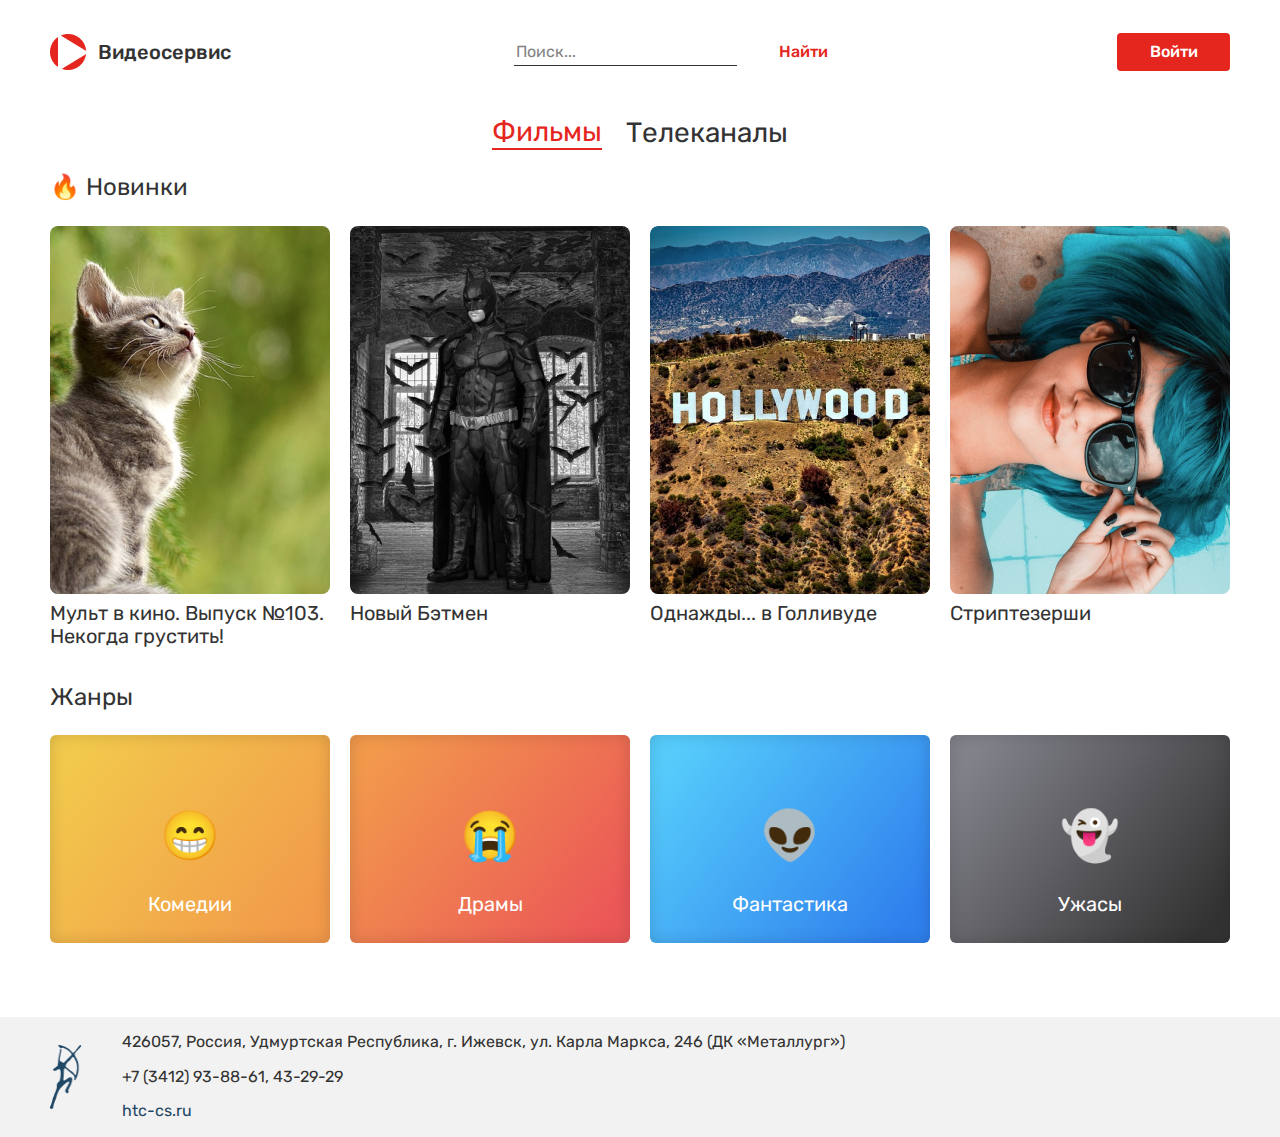
<file: index.html>
<!DOCTYPE html>
<html lang="en">

<head>
	<meta charset="UTF-8">
	<meta name="viewport" content="width=device-width, initial-scale=1.0">
	<meta name="theme-color" media="(prefers-color-scheme: light)" content="red">
	<meta name="theme-color" media="(prefers-color-scheme: dark)" content="black">
	<link rel="stylesheet" href="css/styleFilms.css">
	<link rel="stylesheet" href="css/normalize.css">
	<link rel="stylesheet" href="css/modal_vox.css">
	<link rel="shortcut icon" href="img/sign.png" />
	<title>videohosting</title>
</head>

<body>
	<header class="header">
		<div class="header__logo">
			<img src="img/sign.png" alt="logo">
			<p class="header__logo-p">Видеoсервис</p>
		</div>

		<form>
			<input type="text" placeholder="Поиск..." class="header__search">
			<input type="submit" value="Найти" class="header__search-btn">
		</form>

		<form>
			<input type="button" value="Войти" class="header__login" id="open-modal-btn">
		</form>
	</header>

	<nav class="tabs">
		<a href="index.html" class="nav__films">Фильмы</a>
		<a href="TVs.html" class="nav__TV">Телеканалы</a>
	</nav>

	<main class="main">
		<section class="new">
			<p class="films__new">&#x1f525; Новинки</p>
			<div class="films__gallery">
				<div class="films__gallery-item">
					<div class="gallery__image1">
						<div class="films__gallery-item-desc">
						<p class="text2-home">Фильм повествует о череде событий, произошедших в Голливуде в 1969 году, на закате его «золотого века».
							Известный актер Рик Далтон и его дублер Клифф Бут пытаются найти свое место в стремительно меняющемся мире
							киноиндустрии.</p>
					</div>
					</div>
					<p class="films__gallery-caption">Мульт в кино. Выпуск №103.<br> Некогда грустить!</p>
				</div>

				<div class="films__gallery-item">
					<div class="gallery__image2">
						<div class="films__gallery-item-desc">
						<p class="text2-home">Фильм повествует о череде событий, произошедших в Голливуде в 1969 году, на закате его «золотого века».
							Известный актер Рик Далтон и его дублер Клифф Бут пытаются найти свое место в стремительно меняющемся мире
							киноиндустрии.</p>
					</div>
					</div>
					
					<p class="films__gallery-caption">Новый Бэтмен</p>
				</div>

				<div class="films__gallery-item">
					<div class="gallery__image3">
						<div class="films__gallery-item-desc">
						<p class="text2-home">Фильм повествует о череде событий, произошедших в Голливуде в 1969 году, на закате его «золотого века».
							Известный актер Рик Далтон и его дублер Клифф Бут пытаются найти свое место в стремительно меняющемся мире
							киноиндустрии.</p>
					</div>
					</div>
					<p class="films__gallery-caption">Однажды... в Голливуде</p>
				</div>

				<div class="films__gallery-item">
					<div class="gallery__image4">
						<div class="films__gallery-item-desc">
						<p class="text2-home">Фильм повествует о череде событий, произошедших в Голливуде в 1969 году, на закате его «золотого века».
							Известный актер Рик Далтон и его дублер Клифф Бут пытаются найти свое место в стремительно меняющемся мире
							киноиндустрии.</p>
					</div>
					</div>
					<p class="films__gallery-caption">Стриптезерши</p>
				</div>
			</div>
		</section>

		<section class="genres">
			<p class="films__new">Жанры</p>
			<div class="genres__gallery">
				<div class="genres__block" id="genres__one">
					<div class="emotsi">
						<p class="genres__block-emotsi">😁</p>
					</div>
					
					<p class="genres__block-name">Комедии</p>
				</div>

				<div class="genres__block" id="genres__two">
					<p class="genres__block-emotsi">😭</p>
					<p class="genres__block-name">Драмы</p>
				</div>

				<div class="genres__block" id="genres__three">
					<p class="genres__block-emotsi">👽</p>
					<p class="genres__block-name">Фантастика</p>
				</div>

				<div class="genres__block" id="genres__four">
					<p class="genres__block-emotsi">👻</p>
					<p class="genres__block-name">Ужасы</p>
				</div>
			</div>


		</section>
	</main>

	<div class="modal" id="my-modal">
		<div class="modal__box">
				<p class="modal__box-center">Вход</p>
				<div>
					<form class="main-form">
						<p><input type="text" placeholder="Логин" class="input"></p>
						<p><input type="text" placeholder="Пароль" class="input"></p>
				</div>
				<div id="dialog__p">
				<div>
					<input type="checkbox" name="remember" id="check1">
					<div class="checkmark"><p>&#10004;</p></div>
				</div>
				<div>
					<label for="remember" id="remember">Запомнить</label>
				</div>
			</div>
				<div class="modal__box-center">
					<input type="submit" value="Войти" class="submit-login">
				</div>
		</div>
	</div>

	<footer class="footer">
		<div class="convert">
			<img src="img/htc-cs-logo.png" id="footer__image">
		<div class="footer__contacts">
			<p class="footer__text">426057, Россия, Удмуртская Республика, г. Ижевск, ул. Карла Маркса, 246 (ДК «Металлург»)
			</p>
			<p class="footer__text">+7 (3412) 93-88-61, 43-29-29</p>
			<p class="footer__text" id="htc">htc-cs.ru</p>
		</div>
		</div>
		
	</footer>
	<script src="scripts/index.js"></script>
</body>

</html>
</file>
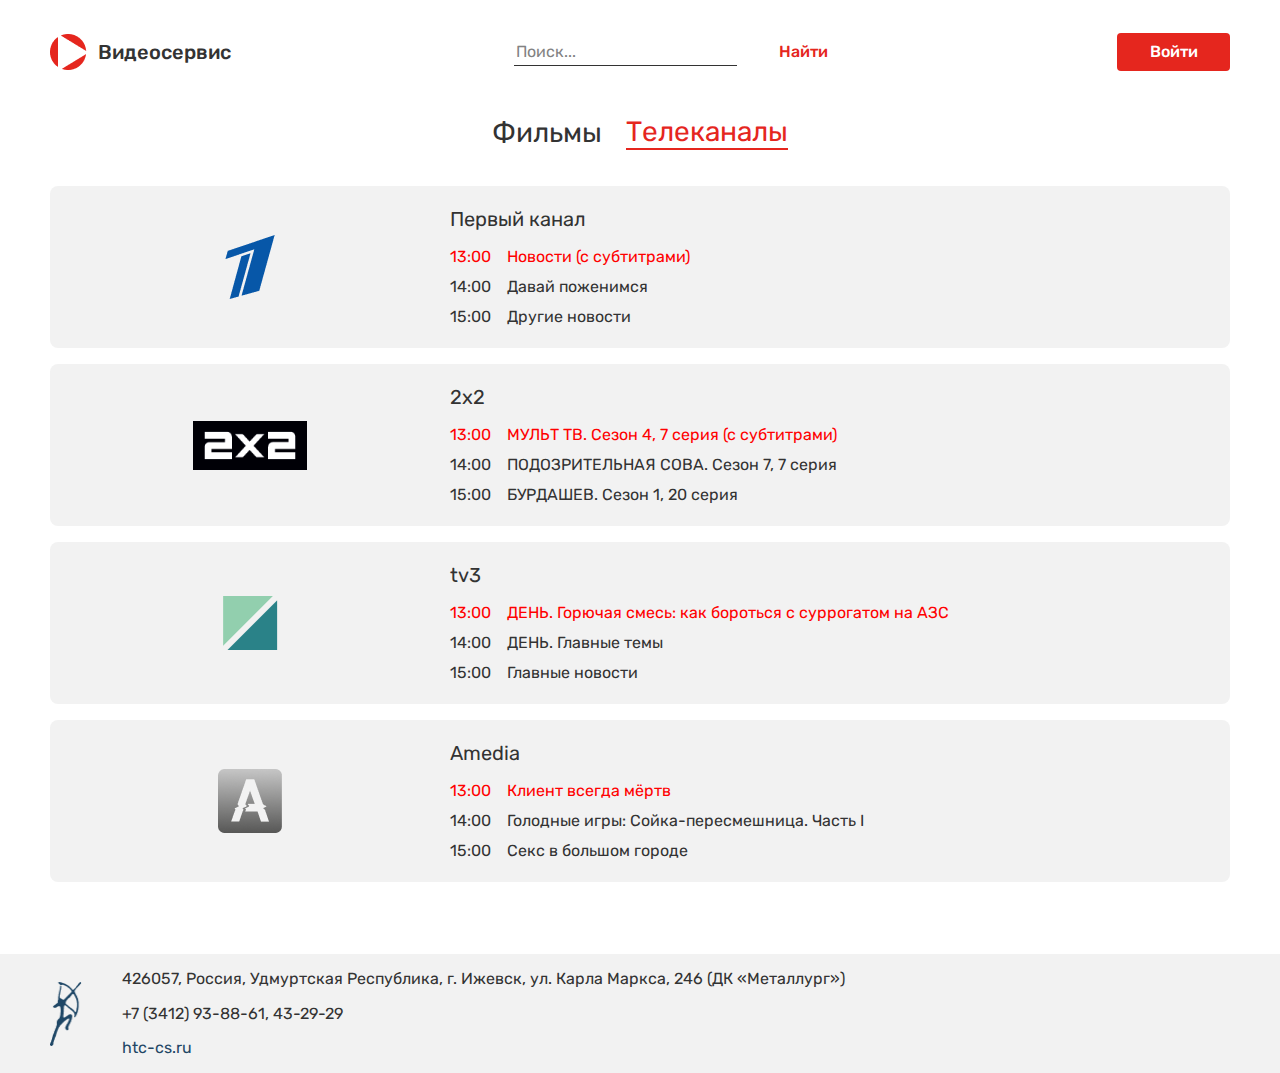
<file: TVs.html>
<!DOCTYPE html>
<html lang="en">

<head>
	<meta charset="UTF-8">
	<meta name="viewport" content="width=device-width, initial-scale=1.0">
	<meta name="theme-color" media="(prefers-color-scheme: light)" content="rgb(255 0 0)">
	<meta name="theme-color" media="(prefers-color-scheme: dark)" content="rgb(0 0 0)">
	<link rel="stylesheet" href="css/styleTVs.css">
	<link rel="stylesheet" href="css/normalize.css">
	<link rel="stylesheet" href="css/modal_vox.css">
	<link rel="shortcut icon" href="img/sign.png" />
	<title>Telecanals</title>
</head>

<body>
	<header class="header">
		<div class="header__logo">
			<img src="img/sign.png" alt="logo">
			<p class="header__logo-p">Видеoсервис</p>
		</div>

		<form>
			<input type="text" placeholder="Поиск..." class="header__search">
			<input type="submit" value="Найти" class="header__search-btn">
		</form>

		<form>
			<input type="button" value="Войти" class="header__login" id="open-modal-btn">
		</form>
	</header>

	<nav class="tabs">
		<a href="index.html" class="nav__films">Фильмы</a>
		<a href="TVs.html" class="nav__TV">Телеканалы</a>
	</nav>

	<main>
	<div class="shows">
		<div class="shows__block">
			<div class="left">
				<img src="img/first-chanel.png" alt="" id="first-chanel">
			</div>

			<div class="right">
				<p class="block__title">Первый канал</p>
				<div class="right__text">
					<div class="right__text-red">
						<p class="block__time">13:00</p>
						<p class="block__show-name">Новости (с субтитрами)</p>
					</div>
					<div class="right__text-basic">
						<p class="block__time">14:00</p>
						<p class="block__show-name">Давай поженимся</p>
					</div>
					<div class="right__text-basic">
						<p class="block__time">15:00</p>
						<p class="block__show-name">Другие новости</p>
					</div>
				</div>
			</div>
		</div>

		<div class="shows__block">
			<div class="left">
				<img src="img/2x2.png" alt="" id="first-chanel">
			</div>

			<div class="right">
				<p class="block__title">2x2</p>
				<div class="right__text">
					<div class="right__text-red">
						<p class="block__time">13:00</p>
						<p class="block__show-name">МУЛЬТ ТВ. Сезон 4, 7 серия (с субтитрами)</p>
					</div>
					<div class="right__text-basic">
						<p class="block__time">14:00</p>
						<p class="block__show-name">ПОДОЗРИТЕЛЬНАЯ СОВА. Сезон 7, 7 серия</p>
					</div>
					<div class="right__text-basic">
						<p class="block__time">15:00</p>
						<p class="block__show-name">БУРДАШЕВ. Сезон 1, 20 серия</p>
					</div>
				</div>
			</div>
		</div>

		<div class="shows__block">
			<div class="left">
				<img src="img/green-logo.png" alt="" id="first-chanel">
			</div>

			<div class="right">
				<p class="block__title">tv3</p>
				<div class="right__text">
					<div class="right__text-red">
						<p class="block__time">13:00</p>
						<p class="block__show-name">ДЕНЬ. Горючая смесь: как бороться с суррогатом на АЗС</p>
					</div>
					<div class="right__text-basic">
						<p class="block__time">14:00</p>
						<p class="block__show-name">ДЕНЬ. Главные темы</p>
					</div>
					<div class="right__text-basic">
						<p class="block__time">15:00</p>
						<p class="block__show-name">Главные новости</p>
					</div>
				</div>
			</div>
		</div>

		<div class="shows__block">
			<div class="left">
				<img src="img/amedia.png" alt="" id="first-chanel">
			</div>

			<div class="right">
				<p class="block__title">Amedia</p>
				<div class="right__text">
					<div class="right__text-red">
						<p class="block__time">13:00</p>
						<p class="block__show-name">Клиент всегда мёртв</p>
					</div>
					<div class="right__text-basic">
						<p class="block__time">14:00</p>
						<p class="block__show-name">Голодные игры: Сойка-пересмешница. Часть I</p>
					</div>
					<div class="right__text-basic">
						<p class="block__time">15:00</p>
						<p class="block__show-name">Секс в большом городе</p>
					</div>
				</div>
			</div>
		</div>
	</div>
	</main>

	<div class="modal" id="my-modal">
		<div class="modal__box">
				<p class="modal__box-center">Вход</p>
				<div>
					<form class="main-form">
						<p><input type="text" placeholder="Логин" class="input"></p>
						<p><input type="text" placeholder="Пароль" class="input"></p>
				</div>
				<div id="dialog__p">
				<div>
					<input type="checkbox" name="remember" id="check1">
					<div class="checkmark"><p>&#10004;</p></div>
				</div>
				<div>
					<label for="remember" id="remember">Запомнить</label>
				</div>
			</div>
				<div class="modal__box-center">
					<input type="submit" value="Войти" class="submit-login">
				</div>
		</div>
	</div>

	<footer class="footer">
		<div class="convert">
			<img src="img/htc-cs-logo.png" id="footer__image">
		<div class="footer__contacts">
			<p class="footer__text">426057, Россия, Удмуртская Республика, г. Ижевск, ул. Карла Маркса, 246 (ДК «Металлург»)
			</p>
			<p class="footer__text">+7 (3412) 93-88-61, 43-29-29</p>
			<p class="footer__text" id="htc">htc-cs.ru</p>
		</div>
		</div>
		
	</footer>

	<script src="scripts/index.js"></script>
</body>
</html>
</file>
<file: css/styleFilms.css>
html,
body {
	margin: 0;
}

@font-face {
	font-family: Rubik-medium;
	src: url(../fonts/static/Rubik-Medium.ttf);
}

@font-face {
	font-family: Rubik;
	src: url(../fonts/static/Rubik-Regular.ttf);
}

.header {
	height: 40px;
	display: flex;
	justify-content: space-between;
	align-items: center;
	margin: 0 auto;
	margin-top: 32px;
	max-width: 1180px;
}

.header__logo {
	display: flex;
	align-items: center;
}

.header__logo-p {
	color: #333;
	margin-left: 11px;
	font-family: Rubik-medium;
	font-size: 20px;
	font-style: normal;
	font-weight: 500;
	line-height: normal;
}

.header__search {
	max-width: 320px;
	height: 25px;
	border: none;
	font-family: Rubik;
	border-bottom: 1px #333 solid;
	margin-right: 32px;
}

.header__search::placeholder {
	color: #828282;
	font-family: Rubik;
	font-size: 16px;
	font-weight: 500;
}

.header__search:focus {
	outline: none;
	color: #333;
	font-family: Rubik;
	font-size: 16px;
	font-weight: 500;
}

.header__search-btn {
	background: none;
	border: none;
	color: #E5261E;
	font-family: Rubik-medium;
	font-size: 16px;
	font-weight: 500;
}

.header__login {
	width: 113px;
	height: 38px;
	border: none;
	border-radius: 4px;
	background-color: #E5261E;
	color: #FFF;
	text-align: center;
	font-family: Rubik-medium;
	font-size: 16px;
	font-weight: 500;
}

.header__login:hover {
	background: #CC221B;
}

.tabs {
	display: flex;
	justify-content: center;
	align-items: center;
	margin-top: 44px;
	font-family: Rubik;
	font-size: 28px;
	font-weight: 500;
}

.nav__films {
	margin-right: 24px;
	color: #E5261E;
	text-decoration: none;
	border-bottom: 2px #E5261E solid;
}

.nav__TV {
	text-decoration: none;
	color: #333;
}

.nav__TV:hover{
	color: #E5261E;
	text-decoration: none;
	border-bottom: 2px #E5261E solid;
}

.new {	
	margin: 0 auto;
	max-width: 1180px;
}

.films__new {
	color: #333;
	font-family: Rubik;
	font-size: 24px;
	font-weight: 500;
	justify-content: center;
}

.films__gallery {
	height: 434px;
	display: flex;
	flex-wrap: wrap;
	margin-top: 16px;
	overflow-y: scroll;
}
.films__gallery::-webkit-scrollbar{
	width: 0;
	opacity: 0;
}
.films__gallery::-webkit-slider-thumb{
	width: 0;
	opacity: 0;
}

.films__gallery-item {
	margin-right: 20px;
	width: 280px;
	height: 434px;
	flex-direction: column;
	justify-content: center;
	align-items: flex-start;
	gap: 16px;
}
.films__gallery-item:last-child{
	margin-right: 0px;
}
.gallery__image1 {
	background-image: url(../img/image.png);
	background-repeat: no-repeat;
	border-radius: 0.5rem;
}
.gallery__image2 {
	background-image: url(../img/batmen.png);
	background-repeat: no-repeat;
	border-radius: 0.5rem;
}
.gallery__image3 {
	background-image: url(../img/picture.png);
	background-repeat: no-repeat;
	border-radius: 0.5rem;
}
.gallery__image4 {
	background-image: url(../img/walking-wanders.png);
	border-radius: 0.5rem;
}

.films__gallery-item-desc{
	width: 17.5rem;
	height: 23rem;
	border-radius: 0.5rem;
	opacity: 0;
	background-color: rgba(0,0,0,0.8);
	color: white;
	color: var(--Gray-6, #F2F2F2);
	font-family: Rubik;
	font-size: 1rem;
	font-style: normal;
	font-weight: 400;
	line-height: 140%; /* 1.4rem */
	transition: 0.4s;
	cursor: pointer;
	display: flex;
	}
	
	.text2-home{
		margin: 1rem 1rem;
	}
	.films__gallery-item-desc:hover{
	opacity: 0.8;
	}


.films__gallery-caption {
	margin: 8px 0;
	width: 280px;
	color: #333;
	font-family: Rubik;
	font-size: 20px;
	font-weight: 400;
}

.genres {
	max-width: 1180px;
	margin: 0 auto;
	margin-bottom: 72px;
}

.genres__gallery {
	height: 210px;
	display: flex;
}

.genres__block {
	cursor: pointer;
	margin-right: 20px;
	width: 280px;
	height: 208px;
	border-radius: 6px;
	box-shadow: 0px 0px 16px 0px rgba(0, 0, 0, 0.15) inset;
}

.genres__block:last-child{
	margin-right: 0;
}

#genres__one {
	background: linear-gradient(128deg, #F2C94C 8.44%, #F29A4A 91.36%);
}

#genres__two {
	background: linear-gradient(128deg, #F2994C 8.44%, #EB5757 91.36%);
}

#genres__three {
	background: linear-gradient(128deg, #56CCFB 8.44%, #2F80ED 91.36%);
}

#genres__four {
	background: linear-gradient(128deg, #82828b 8.44%, #333 91.36%);
}

#genres__one:hover {
	opacity: 0.8;
}

#genres__two:hover {
	opacity: 0.8;
}

#genres__three:hover {
	opacity: 0.8;
}

#genres__four:hover {
	opacity: 0.8;
}

.genres__block-emotsi {
	text-align: center;
	font-family: Rubik;
	font-size: 48px;
	margin-top: 72.5px;
	margin-bottom: 30px;
}

.genres__block-name {
	margin: 0;
	color: #FFF;
	text-align: center;
	font-family: Rubik;
	font-size: 20px;
	font-weight: 400;
}

.footer {
	display: flex;
	width: 100%;
	background: #F2F2F2;
}

.convert{
	margin: 0 auto;
	width: 1180px;
	display: flex;
}

#footer__image {
	width: 31.992px;
	height: 64px;
	margin: auto 0;
	margin-right: 40px;
}

.footer__contacts {
	color: #333;
	font-family: Rubik;
	font-size: 16px;
	font-weight: 400;
}

#htc{
	font-weight: 500;
	color: var(--htc-color, #1F4766);
}

@media screen and (max-width:600px) {
	.header{
		margin-top: 20px;
		flex-direction: column;
	}
	#open-modal-btn{
		margin-top: 3vh;
	}
	.tabs{
		margin-top: 25vh;
	}
	.films__gallery-item{
		margin-bottom: 5vh;
		margin-right: 0;
	}
	.genres__block{
			margin-bottom: 5vh;
			margin-right: 0;
		}
	
}
@media screen and (max-width: 880px){
	.films__gallery-item:nth-child(even){
		margin-right: 0;
	}
	.genres__block:nth-child(even){
		margin-right: 0;
	}
}
@media screen and (max-width: 1200px) {
	.films__new{
		display: flex;
		justify-content: center;
	}

	.films__gallery{
		justify-content: center;
	}

	.films__gallery-item{
		margin-bottom: 2vh;
	}

	.genres__gallery{
		margin-right: 0;
		display: flex;
		justify-content: center;
		overflow-y: scroll;
		flex-wrap: wrap;
	}

	.genres__gallery::-webkit-scrollbar{
		width: 0;
		opacity: 0;
	}
	.genres__block{
		margin-bottom: 5vh;
	}
	#footer__image{
		margin-left: 20px;
		margin-right: 20px;
	}
}
</file>
<file: css/modal_vox.css>
.modal {
	position: fixed;
	left: 0;
	top: 0;
	width: 100%;
	height: 100vh;
	z-index: 99998;
	background-color: rgba(0, 0, 0, .3);
	display: grid;
	align-items: center;
	justify-content: center;
	overflow-y: auto;
	visibility: hidden;
	opacity: 0;
	transition: opacity .4s, visibility .4s;
}

.modal__box {
	border-radius: 8px;
	position: relative;
	width: 304px;
height: 394px;
	padding: 36px;
	z-index: 1;
	margin: 30px 15px;
	background-color: white;
	box-shadow: 0px 0px 17px -7px rgba(34, 60, 80, 0.2);
	transform: scale(0);
	transition: transform .8s;
}

.modal.open {
	visibility: visible;
	opacity: 1;
}

.modal.open .modal__box {
	transform: scale(1);
}

.modal__box-center{
	display: flex;
	justify-content: center;
	color: #333;
text-align: right;
font-family: Rubik;
font-size: 28px;
font-weight: 500;
}

.input{
	width: 100%;
	border: none;
	margin-bottom: 24px;
	font-family: Rubik;
	padding-bottom: 6px;
	border-bottom: 1px solid black;
font-size: 16px;
font-weight: 400;
}

.input:focus{
	outline: none;
}

.submit-login {
	margin-top: 111px;
	display: flexbox;
	align-items: flex-end;
	width: 113px;
	height: 38px;
	border: none;
	border-radius: 4px;
	background-color: #E5261E;
	color: #FFF;
	text-align: center;
	font-family: Rubik;
	font-size: 16px;
	font-weight: 500;
}

.submit-login:hover {
	background: #CC221B;
}

#remember{
	margin-left: 8px;
	font-family: Rubik;
}

#check1{
	position: absolute;
	top: 259px;
	transform: scale(1.5);
	opacity: 0;
}

.checkmark{
	color: white;
	height: 16px;
	width: 16px;
	background-color: #ffffff;
	border: #333333 solid 1px;
	border-radius: 4px;
	cursor: default;
	z-index: -1;
	text-align: center;
}
#dialog__p{
	display: flex;
}
#dialog__p .checkmark p{
	margin-top: 1px;
	font-size: 13px;
}

#check1:checked ~ .checkmark{
	background-color: #ffffff;
	border: #333333 solid 1px;
	color: #E5261E;
	border-radius: 4px;
}
</file>
<file: css/styleTVs.css>
html,
body {
	margin: 0;
}

@font-face {
	font-family: Rubik-medium;
	src: url(../fonts/static/Rubik-Medium.ttf);
}
@font-face {
	font-family: Rubik;
	src: url(../fonts/static/Rubik-Regular.ttf);
}

.header {
	height: 40px;
	display: flex;
	justify-content: space-between;
	align-items: center;
	margin: 0 auto;
	margin-top: 32px;
	max-width: 1180px;
}

.header__logo {
	display: flex;
	align-items: center;
}

.header__logo-p {
	color: #333;
	margin-left: 11px;
	font-family: Rubik-medium;
	font-size: 20px;
	font-style: normal;
	font-weight: 500;
	line-height: normal;
}

.header__search {
	max-width: 320px;
	height: 25px;
	border: none;
	font-family: Rubik;
	border-bottom: 1px #333 solid;
	margin-right: 32px;
}

.header__search::placeholder {
	color: #828282;
	font-family: Rubik;
	font-size: 16px;
	font-weight: 500;
}

.header__search:focus {
	outline: none;
	color: #333;
	font-family: Rubik;
	font-size: 16px;
	font-weight: 500;
}

.header__search-btn {
	background: none;
	border: none;
	color: #E5261E;
	font-family: Rubik-medium;
	font-size: 16px;
	font-weight: 500;
}

.header__login {
	width: 113px;
	height: 38px;
	border: none;
	border-radius: 4px;
	background-color: #E5261E;
	color: #FFF;
	text-align: center;
	font-family: Rubik-medium;
	font-size: 16px;
	font-weight: 500;
}

.header__login:hover {
	background: #CC221B;
}

.tabs {
	display: flex;
	justify-content: center;
	align-items: center;
	margin-top: 44px;
	text-align: right;
	font-family: Rubik;
	font-size: 28px;
	font-weight: 500;
}

.nav__films {
	margin-right: 24px;
	text-decoration: none;
	color: #333;
}

.nav__TV {
	color: #E5261E;
	text-decoration: none;
	border-bottom: 2px #E5261E solid;
}

.nav__films:hover{
	color: #E5261E;
	text-decoration: none;
	border-bottom: 2px #E5261E solid;
}

.shows{
	max-width: 1180px;
	height: 696px;
	margin: 36px auto 72px auto;
	justify-content: center;
	overflow-y:scroll;
	overflow-x:hidden;
	flex-wrap: wrap;
}

.shows::-webkit-scrollbar{
	width: 8px;
	border-radius: 2px;
background: #F2F2F2;
}

.shows::-webkit-scrollbar-thumb{
	width: 4px;
	border-radius: 2px;
background: #BDBDBD;
}

.shows__block{
	display: flex;
	margin-bottom: 16px;
	max-width: 1180px;
	height: 162px;
	border-radius: 8px;
	background: #F2F2F2;
}
.left{
	width: 400px;
	display: flex;
	justify-content: center;
	align-items: center;
}

.right{
	display:block;
	margin: auto 0;
}

.block__title{
	margin-top: 0;
	margin-bottom: 17px;
	color: #333;
	font-family: Rubik;
	font-size: 20px;
	font-weight: 500;
}

.right__text-red{
	margin: 0;
	margin-bottom: 12px;
	display: flex;
	color: red;
font-family: Rubik;
font-size: 16px;
font-weight: 400;
}

.right__text-basic{
	margin: 0;
	margin-bottom: 12px;
	display: flex;
	color: #333;
font-family: Rubik;
font-size: 16px;
font-weight: 400;
}

.right__text-basic:last-child{
	margin-bottom: 0;
}

.block__time{
	margin: 0;
	margin-right: 16px;
}

.block__show-name{
	margin: 0;
}

.footer {
	display: flex;
	width: 100%;
	background: #F2F2F2;
}

.convert{
	margin: 0 auto;
	width: 1180px;
	display: flex;
}

#footer__image {
	width: 31.992px;
	height: 64px;
	margin: auto 0;
	margin-right: 40px;
}

.footer__contacts {
	color: #333;
	font-family: Rubik;
	font-size: 16px;
	font-weight: 400;
}

#htc{
	font-weight: 500;
	color: var(--htc-color, #1F4766);
}

@media screen  and (max-width:600px){
	.header{
		margin-top: 20px;
		flex-direction: column;
	}
	#open-modal-btn{
		margin-top: 3vh;
		height: 36px !important;
	}
	.tabs{
		margin-top: 25vh;
	}
}

@media screen  and (max-width:1050px){
	.shows::-webkit-scrollbar{
		width: 0;
	}
	
	.shows__block{
		position: relative;
		justify-content: center;
		align-items: center;
	}
	.left{
		display: flex;
		position: absolute;
		justify-content: center;
		
	}
	.right{
		opacity: 0;
	}
}

@media screen  and (max-width:1200px){
	.shows{
		margin: 36px 20px 72px 20px;
	}
	#footer__image{
		margin-left: 20px;
		margin-right: 20px;
	}
}
</file>
